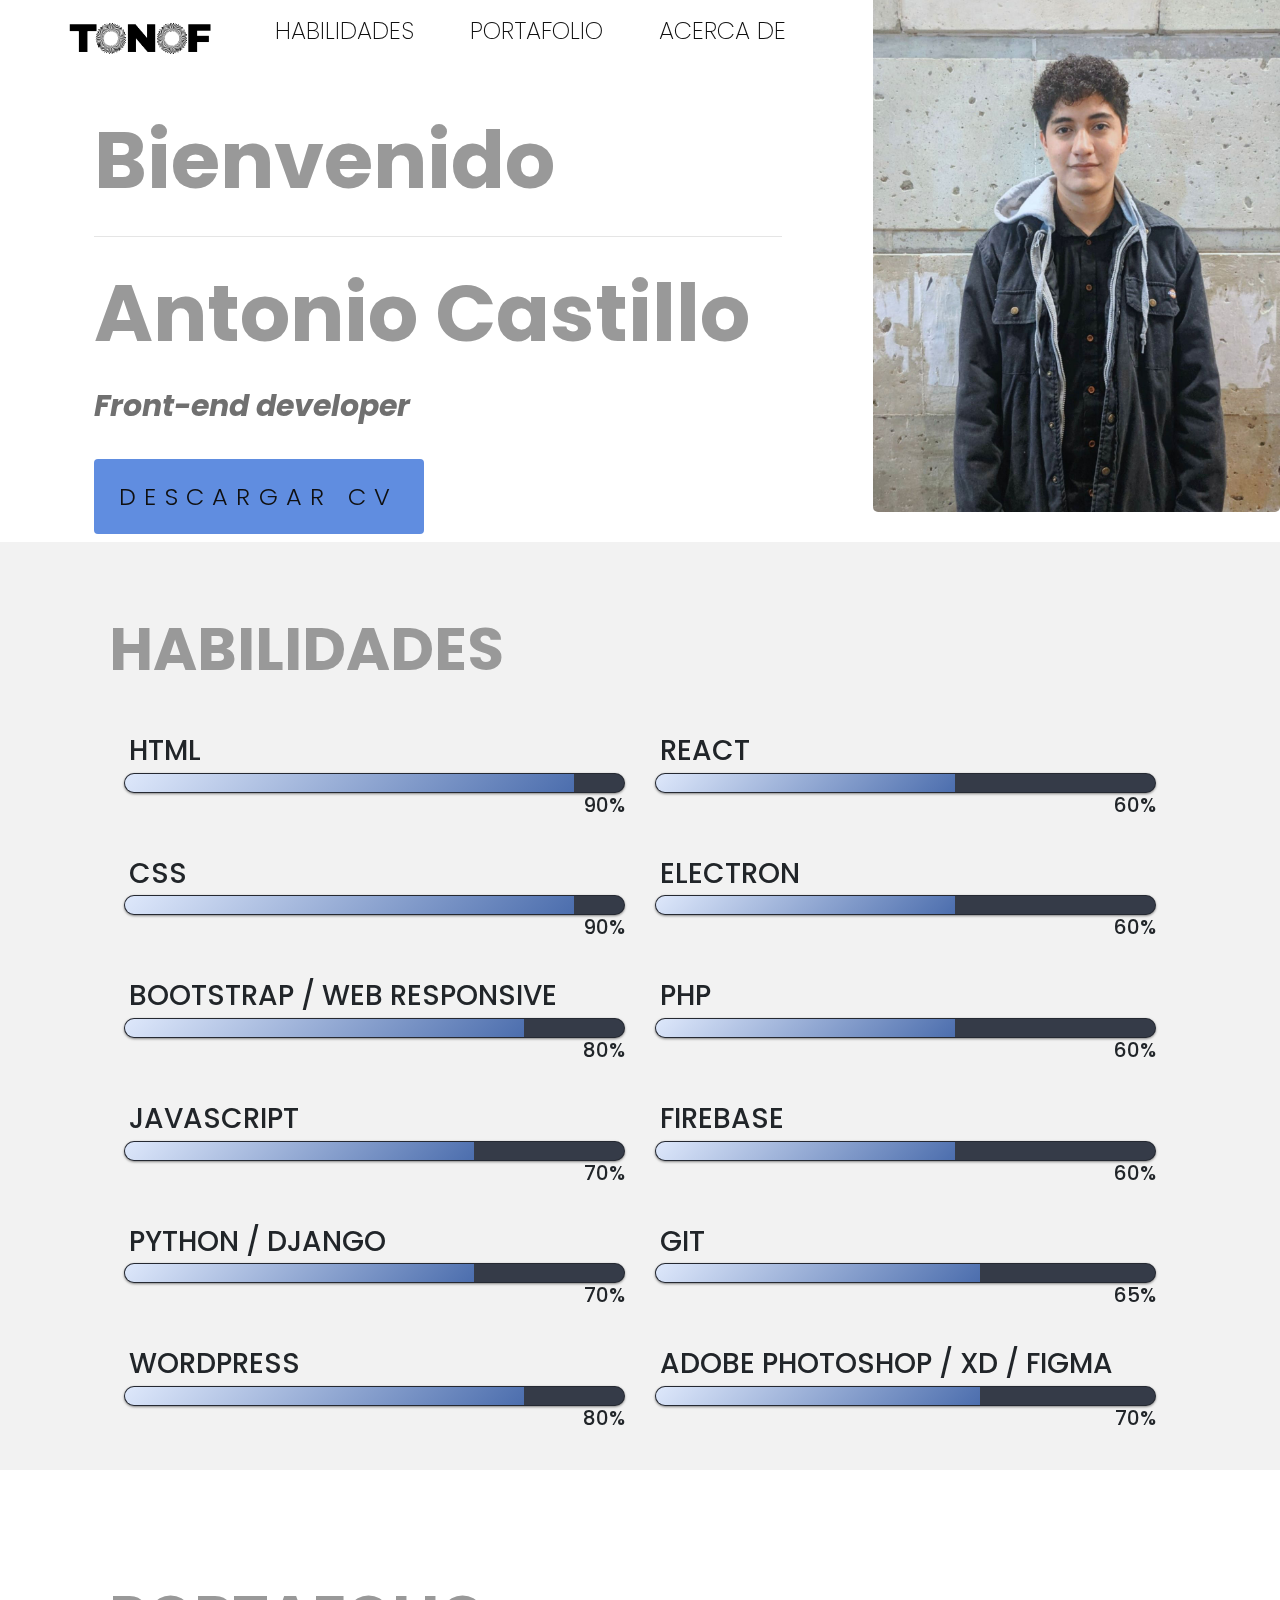
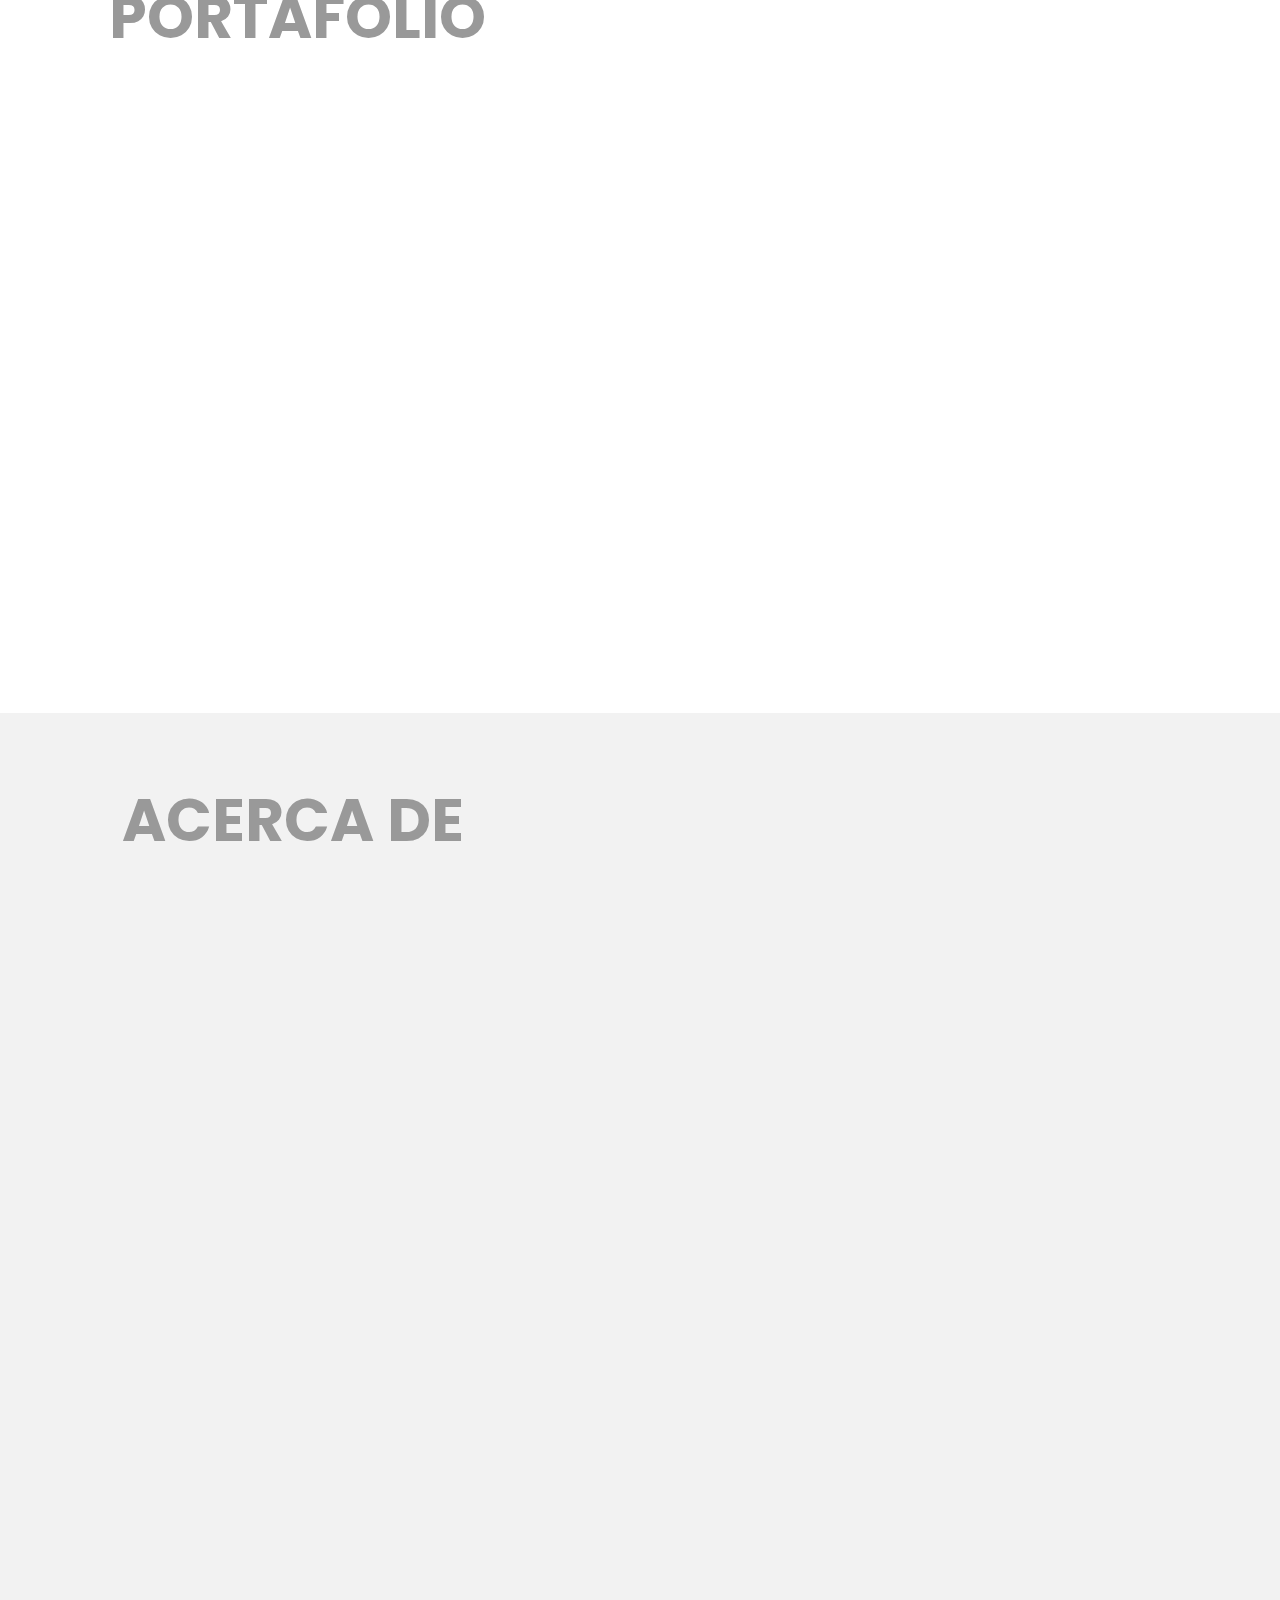
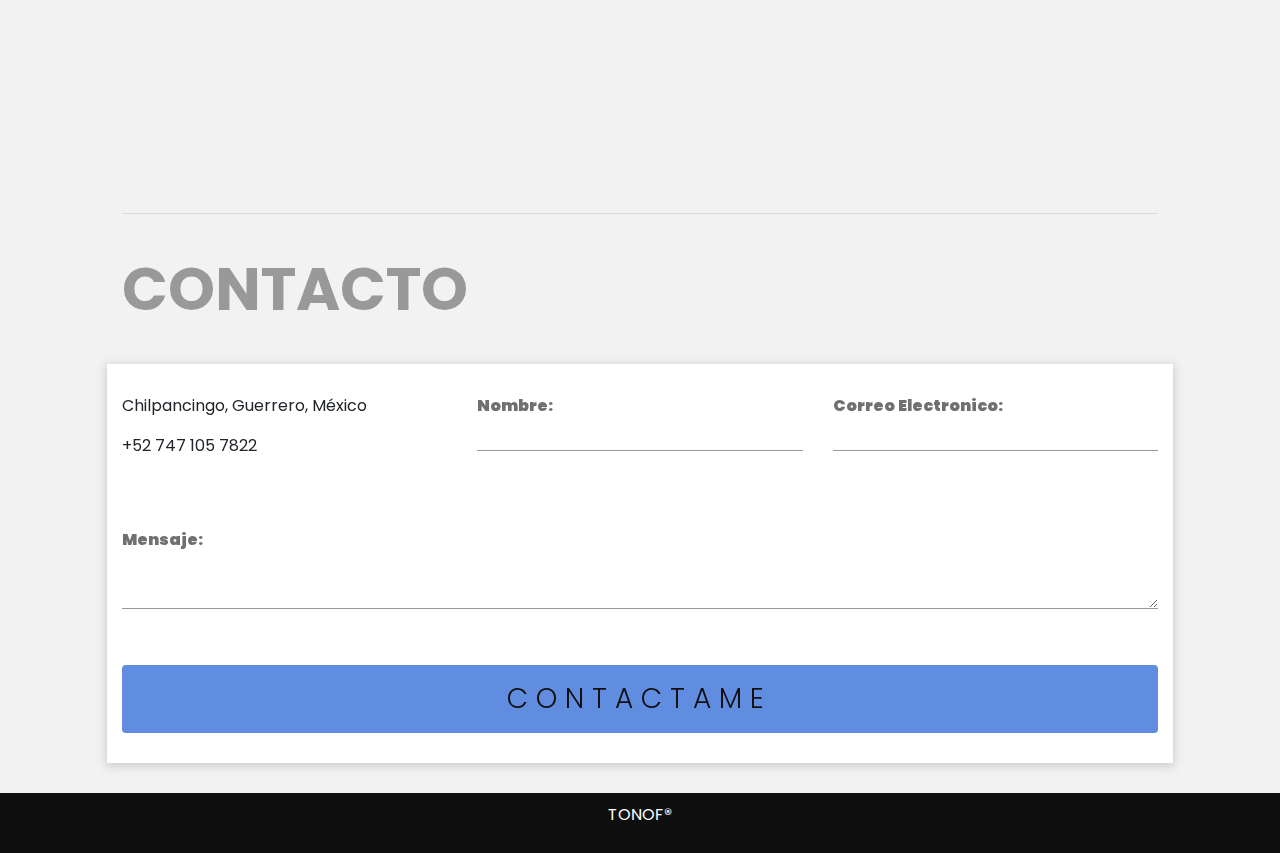
<file: index.html>
<!DOCTYPE html>
<html lang="es">
<head>
	<meta charset="UTF-8">
	<meta name="viewport"
		content="width=device-width, user-scalable=no, initial-scale=1.0, maximum-scale=1.0, minimum-scale=1.0">
	<link
		href="https://fonts.googleapis.com/css2?family=Poppins:ital,wght@0,100;0,200;0,300;0,400;0,500;0,600;0,700;0,800;0,900;1,400;1,700&display=swap" rel="stylesheet">
	<link href="https://unpkg.com/aos@2.3.1/dist/aos.css" rel="stylesheet">
	<link rel="preconnect" href="https://fonts.googleapis.com">
	<link rel="preconnect" href="https://fonts.gstatic.com" crossorigin>
	<link rel="stylesheet" href="https://use.fontawesome.com/releases/v5.8.1/css/all.css" integrity="sha384-50oBUHEmvpQ+1lW4y57PTFmhCaXp0ML5d60M1M7uH2+nqUivzIebhndOJK28anvf" crossorigin="anonymous">
	<link rel="stylesheet" href="css/b4/bootstrap.min.css">
	<link rel="stylesheet" href="css/pushbar.css">
	<link rel="stylesheet" href="css/estilos.css">
	<link rel="shortcut icon" href="img/triangulo.png">
	<title>Portafolio | Tonof</title>
</head>

<body id="inicio">
	<!--=====================================
	HEADER
	======================================-->
	<header id="top">
		<div class="row align-items-center">
			<div class="col-xl-2 col-md-3 col-sm-8 col-5 d-flex">
				<a href=""><img src="img/LogoTonof.png"></a>
			</div>
			<nav class="col-xl-6 col-md-9 col-sm-12 col-0 d-flex justify-content-center">
				<ul class="menu">
					<li><a class="nav-link" href="#skill">HABILIDADES</a></li>
					<li><a class="nav-link" href="#portafolio">PORTAFOLIO</a></li>
					<li><a class="nav-link" href="#acerca-de">ACERCA DE</a></li>
					<!-- <li><a class="nav-link" href="#contacto">CONTACTO</a></li> -->
				</ul>
			</nav>
			<div class="col-sm-12 col-4">
				<button class="btn-menu btn-block" data-pushbar-target="pushbar-menu"><i
						class="fas fa-bars"></i></button>
			</div>
		</div>
	</header>

	<!--=====================================
	BIENVENIDA
	======================================-->
	<section class="bienvenida">
		<div class="row">
			<div class="col-1 espacio-blanco"></div>
			<div class="col-md-7 col-12 bienvenidaTxt">
				<h1>Bienvenido</h1>
				<hr>
				<h1>Antonio Castillo</h1>
				<h3>Front-end developer</h3>
				<input class="btn" type="button" data-aos="flip-up" data-aos-duration="2000"
					onclick="window.open('https://tonof.netlify.app/cv.pdf')" value="Descargar CV">
				<a href="./cv.pdf"></a>
			</div>
			<div class="col-md-4 col-12 perfil ">
				<img src="img/perfilB.jpg" class="img-fluid">
			</div>
		</div>
	</section>

	<!--=====================================
	SKILLS
	======================================-->
	<section class="skill_seccion" id="skill">
		<div class='row'>
			<div class="col-1 espacio-blanco "></div>
			<div class="col-md-10 col-12">
				<h1>HABILIDADES</h1>
				<div class="skills">
					<div class="col-sm-6 col-12 skill">
						<li>
							<h3>html</h3>
							<span class="bar"><span class="html"></span></span>
							<h5>90%</h5>
						</li>
						<li>
							<h3>css</h3>
							<span class="bar"><span class="css"></span></span>
							<h5>90%</h5>
						</li>
						<li>
							<h3>bootstrap / web responsive</h3>
							<span class="bar"><span class="bootstrap"></span></span>
							<h5>80%</h5>
						</li>
						<li>
							<h3>javascript</h3>
							<span class="bar"><span class="javascript"></span></span>
							<h5>70%</h5>
						</li>

						<li>
							<h3>python / DJango</h3>
							<span class="bar"><span class="python"></span></span>
							<h5>70%</h5>
						</li>
						<li>
							<h3>wordpress</h3>
							<span class="bar"><span class="wordpress"></span></span>
							<h5>80%</h5>
						</li>
					</div>
					<div class="col-sm-6 col-12 skill">
						<li>
							<h3>react</h3>
							<span class="bar"><span class="react"></span></span>
							<h5>60%</h5>
						</li>
						<li>
							<h3>electron</h3>
							<span class="bar"><span class="electron"></span></span>
							<h5>60%</h5>
						</li>
						<li>
							<h3>php</h3>
							<span class="bar"><span class="php"></span></span>
							<h5>60%</h5>
						</li>
						<li>
							<h3>firebase</h3>
							<span class="bar"><span class="firebase"></span></span>
							<h5>60%</h5>
						</li>
						<li>
							<h3>Git</h3>
							<span class="bar"><span class="git"></span></span>
							<h5>65%</h5>
						</li>
						<li>
							<h3>adobe photoshop / XD / Figma</h3>
							<span class="bar"><span class="adobe"></span></span>
							<h5>70%</h5>
						</li>
					</div>
				</div>


			</div>
			<div class="col-1 espacio-blanco"></div>
		</div>
	</section>
	<!--=====================================
	PORTAFOLIO
	======================================-->
	<section class="portafolio" id="portafolio">
		<div class='row'>
			<div class="col-1 espacio-blanco"></div>
			<div class="col-md-10 col-12"><h1>PORTAFOLIO</h1></div>
			<div class="col-1 espacio-blanco"></div>
		</div>
		<div class="cards">
			<div class="row">
				<div class='col-sm-12 col-md-6 col-lg-4 '  data-aos="zoom-in-down" data-aos-duration="1200">
					<div class="card">
						<img src="./img/libreria.jpg">
						<div class="card-text">
							<div class="contents">
								<h3>Libreria</h3>
								<p>Propotipo responsive de tienda online </p>
								<div class="tools">
									<i class="fab fa-html5" style="color: #e85226;"></i>
									<i class="fab fa-sass" style="color: #c46494;"></i></i>
									<i class="fab fa-bootstrap" style="color: #7a13f7;"></i>
									<i class="fab fa-js-square" style="color: #f3db1c;"></i>
								</div>
								<input class="btn btn--block card__btn" type="button" onclick="window.open('https://tonof.000webhostapp.com/apps/Libreria/')" value="visitar">
							</div>	
						</div>
					</div>
				</div>
				<div class='col-sm-12 col-md-6 col-lg-4 'data-aos="zoom-in-down" data-aos-duration="1200">
					<div class="card">
						<img src="./img/ceesp.JPG">
						<div class="card-text">
							<div class="contents">
								<h3>CEESP</h3>
								<p>Prototipo de plataforma responsive sobre cursos online. </p>
								<div class="tools">
									<i class="fab fa-php" style="color:#7475b3;"></i>
									<i class="fab fa-sass" style="color: #c46494;"></i></i>
									<i class="fab fa-bootstrap" style="color: #7a13f7;"></i>
									<i class="fab fa-js-square" style="color: #f3db1c;"></i>
								</div>
								<input class="btn btn--block card__btn" type="button" onclick="window.open('https://tonof.000webhostapp.com/apps/CEESP/')" value="visitar">
							</div>
						</div>
					</div>
				</div>
				<div class='col-sm-12 col-md-6 col-lg-4 'data-aos="zoom-in-down" data-aos-duration="1200">
					<div class="card">
						<img src="./img/restaurante.jpg">
						<div class="card-text">
							<div class="contents">
								<h3>Cafeteria</h3>
								<p>Web sobre una cafeteria con un estilo elegante.</p>
								<div class="tools">
									<i class="fab fa-html5"  style="color: #e85226;"></i>
									<i class="fab fa-sass" style="color: #c46494;"></i>
									<i class="fab fa-bootstrap" style="color: #7a13f7;"></i>
									<i class="fab fa-js-square" style="color: #f3db1c;"></i>
								</div>
								<input class="btn btn--block card__btn" type="button" onclick="window.open('https://tonof.000webhostapp.com/apps/Restaurante/')" value="visitar">
							</div>
						</div>
					</div>
				</div>
				<div class='col-sm-12 col-md-6 col-lg-4 ' data-aos="zoom-in-down" data-aos-duration="1200">
					<div class="card">
						<img src="./img/viajes.jpg">
						<div class="card-text">
							<div class="contents">
								<h3>Viajes quality</h3>
								<p>Pagina web sobre agencia de viaje</p>
								<div class="tools">
									<i class="fab fa-wordpress" style="color: #23749c;"></i>
									<i class="fab fa-elementor" style="color: #bb3364;"></i>
									<i class="fab fa-css3-alt" style="color: #2474fc;"></i>
									<i class="fab fa-js-square" style="color: #f3db1c;"></i>
								</div>
								<input class="btn btn--block card__btn" type="button" onclick="window.open('https://viajesquality.com/')" value="visitar">
							</div>
						</div>
					</div>
				</div>
				<div class='col-sm-12 col-md-6 col-lg-4 ' data-aos="zoom-in-down" data-aos-duration="1200">
					<div class="card">
						<img src="./img/calculadora.JPG">
						<div class="card-text">
							<div class="contents">
								<h3>Calculadora</h3>
								<p>Calculadora responsive con modo noche.</p>
								<div class="tools">
									<i class="fab fa-html5"  style="color: #e85226;"></i>
									<i class="fab fa-sass" style="color: #c46494;"></i></i>
									<i class="fab fa-bootstrap" style="color: #7a13f7;"></i>
									<i class="fab fa-js-square" style="color: #f3db1c;"></i>
								</div>
								<input class="btn btn--block card__btn" type="button" onclick="window.open('https://tonofalco.github.io/calculadora/')" value="visitar">
							</div>
						</div>
					</div>
				</div>
				<div class='col-sm-12 col-md-6 col-lg-4 ' data-aos="zoom-in-down" data-aos-duration="1200">
					<div class="card">
						<img src="./img/cotizacion.jpg">
						<div class="card-text">
							<div class="contents">
									<h3>CALCULADORA DE RUTAS</h3>
									<p>calculadora funcional con API de Google Maps.</p>
									<div class="tools">
										<i class="fab fa-react" style="color: #63d9f9;"></i>
										<i class="sass fab fa-sass" style="color: #c46494;"></i>
										<i class="bs fab fa-bootstrap" style="color: #7a13f7;"></i>
									</div>
									<input disabled class="btn btn--block card__btn" type="button" value="proximamente">
							</div>
						</div>
					</div>
				</div>
			</div>
		</div>
	</section>
	<!--=====================================
	ACERCA DE
	======================================-->
	<section class="acerca-de-fondo" id="acerca-de">
		<div class="container-fluid ">

			<div class='row'>
				<div class="col-1 espacio-blanco"></div>
				<div class='col-md-10 col-12'>
					<h1>ACERCA DE</h1>
				</div>
				<div class="col-1 espacio-blanco"></div>
			</div>
			<div class="row info">
				<div class="col-1 espacio-blanco"></div>
				<div class="col-md-4 col-12 d-flex justify-content-center h-50 my-auto" data-aos="flip-right"
					data-aos-duration="2000">
					<img src="img/icono.png" class="img-fluid">
				</div>
				<div class="col-md-6 col-12" data-aos="fade-up" data-aos-duration="2000">
					<p>Ingeniero en computacion especializado en el desarrollo web Front-End en busca de oportunidades
						laborales.</p><br />
					<p>Graduado de la Universidad Autonoma de Guerrero en la facultad de ingenieria. (2020)</p><br />
					<p>Soy una persona proactiva por lo que mi formación en el area a sido totalmente autodidacta a
						traves de cursos online y estudiando documentaciones.
						Por lo que me considero una persona que le gusta aprender por sí mismo algo nuevo constantemente
						donde cada proyecto es un nuevo reto para aprender y crecer de forma profesional.</p>
					<p>Siempre estoy comprometido a entregar lo mejor de mi para entregar el mejor proyecto posible.</p>
					<br />
					<p>Muchas gracias por visitar mi portafolio personal.</p>
				</div>
				<div class="col-1 espacio-blanco"></div>
			</div>
		</div>
	</section>
	<!--=====================================
	CONTACTO
	======================================-->
	<section class="contacto-fondo" id="contacto">
		<div class="container-fluid">
			<div class="row">
				<div class="col-1 espacio-blanco"></div>
				<div class="col-md-10 col-12">
					<hr>
					<h1>CONTACTO</h1>
				</div>
				<div class="col-1 espacio-blanco"></div>
			</div>

			<div class="row">
				<div class="col-1 espacio-blanco"></div>
				<div class="col-md-10 col-12">

					<form class="row tarjeta-subfondo" name="contact" method="POST" data-netlify="true">
						<div class="col-lg-4 col-md-12 datos-personales">
							<p><i class="fas fa-map-marker-alt"></i> Chilpancingo, Guerrero, México</p>
							<p><i class="fas fa-mobile"></i> +52 747 105 7822</p>
							<div class="redes">
								<a href="https://www.facebook.com/Tono.Falco.15"><i class="fab fa-facebook fa-2x"
										style="color: #3b5998;"></i></a>
								<a href=""><i class="fab fa-twitter-square fa-2x" style="color: #00acee;"></i></a>
								<a href="https://github.com/tonofalco"><i class="fab fa-github-square fa-2x"
										style="color: #171515;"></i></a>
								<a href="https://wa.me/qr/27GTLEGLERMWJ1"><i class="fab fa-whatsapp fa-2x"
										style="color: #00bb2d;"></i></a>
							</div>
						</div>
						<div class="col-lg-4 col-md-12 caja-input">
							<p>
								<!--Nombre-->
								<label>Nombre:</label>
								<input type="text" name="fullname" class="nombre">
							</p>
						</div>
						<div class="col-lg-4 col-md-12  caja-input">
							<p>
								<!--email-->
								<label>Correo Electronico:</label>
								<input type="email" name="email" class="email">
							</p>
						</div>
						<div class="col-12 caja-input">
							<p>
								<!--Mensaje-->
								<label>Mensaje:</label>
								<textarea name="message" rows="2" class="textarea"></textarea>
							</p>
						</div>
						<div data-netlify-recaptcha="true" class=" col-12 d-flex justify-content-center my-3"></div>
						<div class="col-12"><input class="btn" type="submit" value="Contactame"></div>
					</form>
				</div>
				<div class="col-1 espacio-blanco"></div>
			</div>
		</div>
	</section>
	<!--=====================================
	FOOTER
	======================================-->
	<footer>

		<div class="footer col-12 d-flex align-items-center justify-content-center">
			<p>TONOF®</p>
		</div>

	</footer>
	<!--=====================================
	PUSHBAR MOVIL
	======================================-->
	<div data-pushbar-id="pushbar-menu" data-pushbar-direction="left" class="pushbar-menu">
		<div class="btn-cerrar">
			<button data-pushbar-close><i class="fas fa-times"></i></button>
		</div>
		<nav class="menu">
			<a class="nav-link" data-pushbar-close href="#inicio">INICIO</a>
			<a class="nav-link" data-pushbar-close href="#skill">HABILIDADES</a>
			<a class="nav-link" data-pushbar-close href="#portafolio">PORTAFOLIO</a>
			<a class="nav-link" data-pushbar-close href="#acerca-de">ACERCA DE</a>
			<a class="nav-link" data-pushbar-close href="#contacto">CONTACTO</a>
		</nav>
	</div>

	<script src="js/b4/jquery-3.3.1.min.js"></script>
	<script src="js/b4/popper.min.js"></script>
	<script src="js/b4/bootstrap.min.js"></script>
	<script src="https://unpkg.com/aos@2.3.1/dist/aos.js"></script>
	<script>AOS.init({ duration: 1000 });</script>
	<script src="js/scroll/jquery.easing.js"></script>
	<script src="js/scroll/scrollUp.js"></script>
	<script src="js/pushbar/pushbar.js"></script>
	<script src="js/General.js"></script>
	</script>
</body>

</html>
</file>
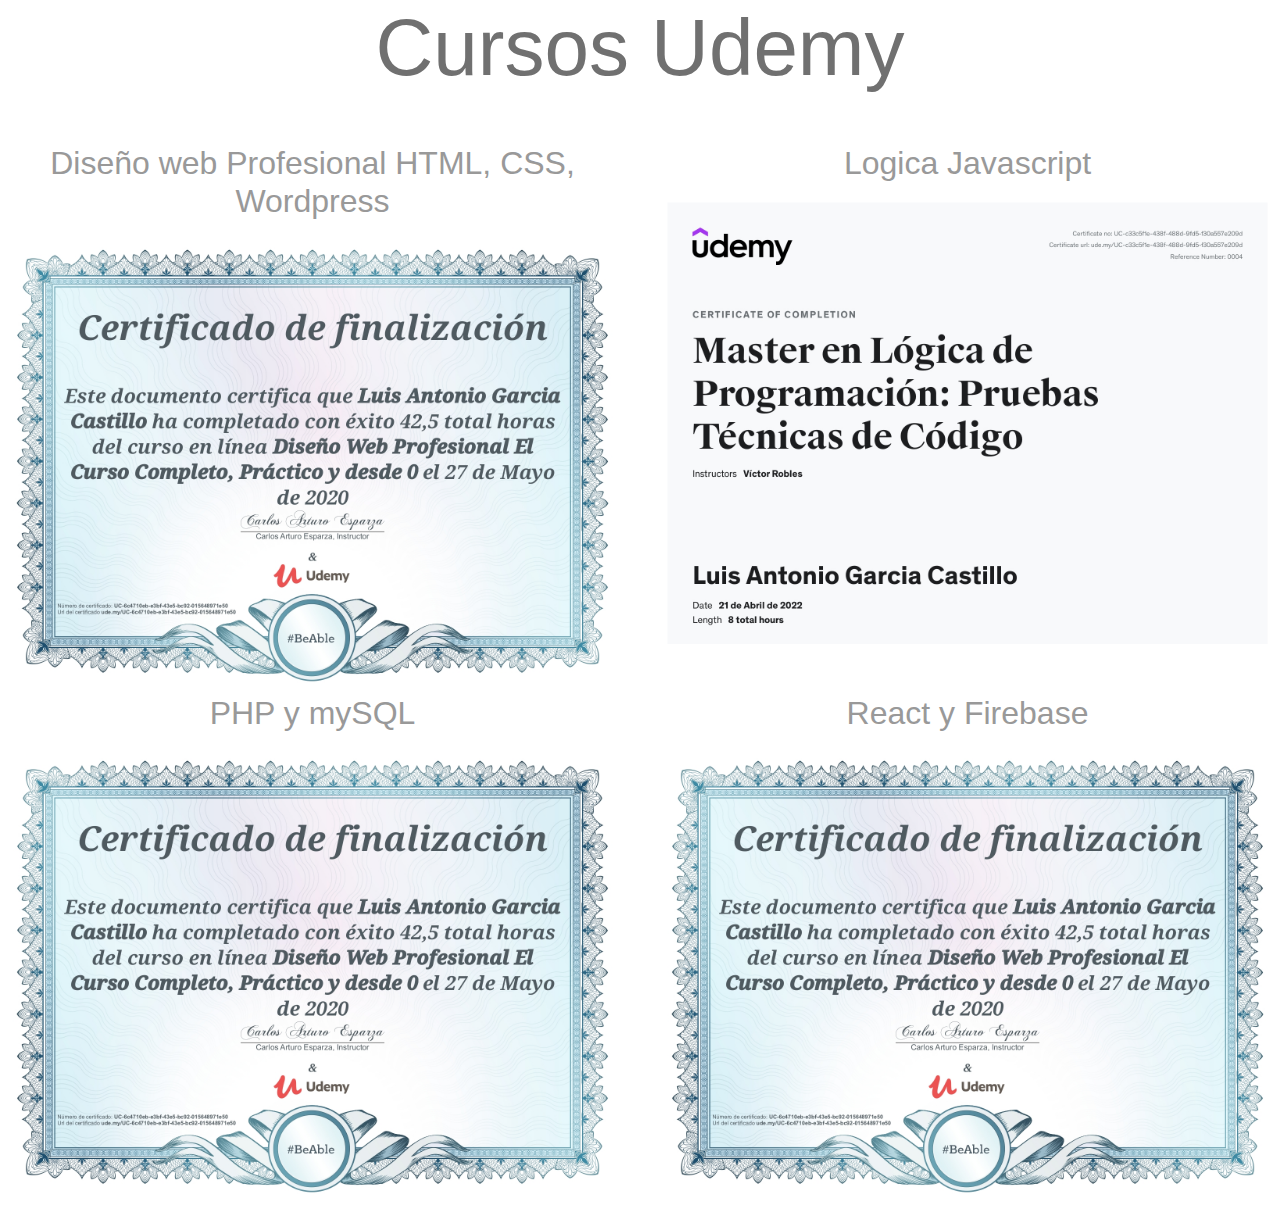
<file: diplomas.html>
<!DOCTYPE html>
<html lang="en">
<head>
    <meta charset="UTF-8">
    <meta http-equiv="X-UA-Compatible" content="IE=edge">
    <link rel="stylesheet" href="css/b4/bootstrap.min.css">
    <link rel="stylesheet" href="./css/estilos.css">
    <meta name="viewport" content="width=device-width, initial-scale=1.0">
    <title>Udemy diplomas</title>
</head>
<body>

    <style>
        h1{color: #707070; font-size: 80px;}
        h2{color: #999999;}
    </style>

    <h1 class="mb-5" style="text-align: center;">Cursos Udemy</h1>

    <div class="row">
        <div class="col-12 col-sm-6">
            <h2 style="text-align: center;">Diseño web Profesional HTML, CSS, Wordpress</h2>
            <img src="./img/diplomaDiseno.jpg" alt="diploma diseño" width="100%">
        </div>
        <div class="col-12 col-sm-6">
            <h2 style="text-align: center;">Logica Javascript</h2>
            <img src="./img/diplomaJS.jpg" alt="diploma diseño" width="100%">
        </div>
    </div>
    <div class="row">
        <div class="col-12 col-sm-6">
            <h2 style="text-align: center;">PHP y mySQL</h2>
            <img src="./img/diplomaDiseno.jpg" alt="diploma diseño" width="100%">
        </div>
        <div class="col-12 col-sm-6">
            <h2 style="text-align: center;">React y Firebase</h2>
            <img src="./img/diplomaDiseno.jpg" alt="diploma diseño" width="100%">
        </div>
    
    </div>
    

    <script src="js/b4/bootstrap.min.js"></script>
</body>

</html>
</file>
<file: css/pushbar.css>
html.pushbar_locked {
    overflow: hidden;
    -ms-touch-action: none;
    touch-action: none;
}

.pushbar_locked .pushbar_main_content.pushbar_blur {
    filter: blur(15px);
}

.pushbar_overlay {
    z-index: -999;
    position: fixed;
    width: 100%;
    height: 100%;
    top: 0;
    left: 0;
    will-change: opacity;
    transition: opacity 0.5s ease;
    opacity: 0;
    background: #3c3442;
}

html.pushbar_locked .pushbar_overlay {
    opacity: 0.8;
    z-index: 999;
}

[data-pushbar-id] {
    z-index: 1000;
    position: fixed;
    overflow-y: auto;
    will-change: transform;
    transition: transform 0.5s ease;
    background: #fff;
}

[data-pushbar-direction="left"][data-pushbar-id], [data-pushbar-direction="right"][data-pushbar-id] {
    top: 0;
    width: 256px;
    max-width: 100%;
    height: 100%;
}

[data-pushbar-direction="top"][data-pushbar-id], [data-pushbar-direction="bottom"][data-pushbar-id] {
    left: 0;
    width: 100%;
    min-height: 150px;
}

[data-pushbar-direction="left"][data-pushbar-id] {
    left: 0;
    transform: translateZ(0) translateX(-100%);
}

[data-pushbar-direction="right"][data-pushbar-id] {
    right: 0;
    transform: translateZ(0) translateX(100%);
}

[data-pushbar-direction="top"][data-pushbar-id] {
    top: 0;
    transform: translateZ(0) translateY(-100%);
}

[data-pushbar-direction="bottom"][data-pushbar-id] {
    bottom: 0;
    transform: translateZ(0) translateY(100%);
}

[data-pushbar-id].opened {
    display: block;
    transform: translateX(0px) translateY(0px);
}
</file>
<file: css/estilos.css>
*{font-family:'Poppins', sans-serif;margin:0px;padding:0px}body{overflow-x:hidden}#skill,#portafolio,#acerca-de{padding-top:2.5%}header{height:auto;position:fixed;padding-bottom:0.5%;-webkit-transition:0.5s;transition:0.5s;width:100%;z-index:99}header a img{padding:auto;width:150%}nav ul li{display:inline-block;margin:15px px 0px 8px;padding:5px 10px}nav ul li a{color:#0f0f0f;font:200 24px "poppins";text-decoration:none;text-transform:uppercase}nav ul li a:hover{color:#608DE0;text-decoration:none}.btn-menu{border:1px solid #000;background:transparent;cursor:pointer;display:none;font-size:28px;height:55px;margin-top:10px;-webkit-transition:.3s ease all;transition:.3s ease all;width:55px}.btn-menu:hover{color:#0c0a0ak}.bienvenidaTxt{margin-top:100px;margin-bottom:-40px;padding:0px}.bienvenidaTxt hr{width:90%}.bienvenidaTxt h1{border:0;color:#999;font:700 80px "poppins"}.bienvenidaTxt h3{color:#707070;font:700 italic 30px "poppins";margin:10px 0px 30px 0px}.bienvenidaTxt .btn{background:#608DE0;border:0;color:#0f0f0f;font:300 24px "poppins";letter-spacing:8.3px;padding:20px 25px;-webkit-transition:all 1s ease;transition:all 1s ease;text-transform:uppercase}.bienvenidaTxt .btn:hover{-webkit-box-shadow:0 4px 12px #a7a0ce;box-shadow:0 4px 12px #a7a0ce;background:#4B6DAD;color:#f2f2f2 !important}.perfil{bottom:30px}.perfil img{border-radius:5px;height:100%;margin:0px;width:100%}.skills{display:-webkit-box;display:-ms-flexbox;display:flex}.skill_seccion{background-color:#f2f2f2;list-style:none;text-transform:uppercase}.skill_seccion h1{color:#999;font:700 60px "poppins";margin:30px 0px 0px 0px}.skill_seccion h3{margin:5px}.skill_seccion h5{text-align:right}.skill_seccion li{margin:40px 0px;padding:0px}.skill_seccion .bar{background:#353b48;border:1px solid rgba(0,0,0,0.3);border-radius:10px;-webkit-box-shadow:0 1px 3px rgba(0,0,0,0.25),0 1px 2px rgba(0,0,0,0.24);box-shadow:0 1px 3px rgba(0,0,0,0.25),0 1px 2px rgba(0,0,0,0.24);display:block;height:20px;overflow:hidden;-webkit-transition:all 0.3s cubic-bezier(0.25, 0.8, 0.25, 1);transition:all 0.3s cubic-bezier(0.25, 0.8, 0.25, 1)}.skill_seccion .bar span{background:linear-gradient(135deg, #dee8fb 0%, #4b6dad 100%);float:left;height:20px}.skill_seccion .bar:hover{-webkit-box-shadow:0 14px 28px rgba(0,0,0,0.25),0 10px 10px rgba(0,0,0,0.2);box-shadow:0 14px 28px rgba(0,0,0,0.25),0 10px 10px rgba(0,0,0,0.2)}.skill_seccion .bar .adobe{-webkit-animation:sesentaYcinco 3s;animation:sesentaYcinco 3s;width:65%}.skill_seccion .bar .bootstrap{-webkit-animation:ochenta 3s;animation:ochenta 3s;width:80%}.skill_seccion .bar .css{-webkit-animation:noventa 3s;animation:noventa 3s;width:90%}.skill_seccion .bar .electron{-webkit-animation:sesenta 3s;animation:sesenta 3s;width:60%}.skill_seccion .bar .firebase{-webkit-animation:sesenta 3s;animation:sesenta 3s;width:60%}.skill_seccion .bar .html{-webkit-animation:noventa 3s;animation:noventa 3s;width:90%}.skill_seccion .bar .javascript{-webkit-animation:setenta 3s;animation:setenta 3s;width:70%}.skill_seccion .bar .php{-webkit-animation:sesenta 3s;animation:sesenta 3s;width:60%}.skill_seccion .bar .python{-webkit-animation:setenta 3s;animation:setenta 3s;width:70%}.skill_seccion .bar .react{-webkit-animation:sesenta 3s;animation:sesenta 3s;width:60%}.skill_seccion .bar .git{-webkit-animation:sesentaYcinco 3s;animation:sesentaYcinco 3s;width:65%}.skill_seccion .bar .wordpress{-webkit-animation:ochenta 3s;animation:ochenta 3s;width:80%}@-webkit-keyframes noventa{0%{width:0%}100%{width:90%}}@keyframes noventa{0%{width:0%}100%{width:90%}}@-webkit-keyframes ochenta{0%{width:0%}100%{width:80%}}@keyframes ochenta{0%{width:0%}100%{width:80%}}@-webkit-keyframes setenta{0%{width:0%}100%{width:70%}}@keyframes setenta{0%{width:0%}100%{width:70%}}@-webkit-keyframes sesentaYcinco{0%{width:0%}100%{width:65%}}@keyframes sesentaYcinco{0%{width:0%}100%{width:65%}}@-webkit-keyframes sesenta{0%{width:0%}100%{width:60%}}@keyframes sesenta{0%{width:0%}100%{width:60%}}.portafolio{margin-top:40px}.portafolio h1{color:#999;font:700 60px "poppins";margin:30px 0px}.cards{margin:0px 100px;margin-bottom:50px}.card{-webkit-box-shadow:0px 10px 30px -1px rgba(0,0,0,0.25);box-shadow:0px 10px 30px -1px rgba(0,0,0,0.25);margin-bottom:30px;overflow:hidden;border-radius:5px}.card img{opacity:0.95}.card .card-text{position:absolute;top:0;left:0;width:100%;height:110%;display:-webkit-box;display:-ms-flexbox;display:flex;-webkit-box-orient:vertical;-webkit-box-direction:normal;-ms-flex-direction:column;flex-direction:column;-webkit-box-pack:center;-ms-flex-pack:center;justify-content:center;-webkit-box-align:center;-ms-flex-align:center;align-items:center;text-align:center}.card .card-text .contents{z-index:1;-webkit-transition:0.5s;transition:0.5s;-webkit-transform:translateX(-800px);transform:translateX(-800px);margin:5px 14px}.card .card-text .contents h3{font-size:1.8em;text-transform:uppercase;letter-spacing:1px}.card .card-text .contents p{font-size:1em;line-height:1.4em;font-weight:300}.card .card-text .contents .btn{border:1px solid #cccccc;width:250px}.card .card-text .contents .btn:hover{background:#608DE0;color:#f2f2f2;-webkit-transition:1s !important;transition:1s !important}.card .card-text .contents .tools{font-size:2.4em}.card .card-text:hover .contents{-webkit-transform:translateX(0px);transform:translateX(0px)}.card .card-text::before{content:'';position:absolute;top:0;left:0;width:100%;height:110%;background:#fff;-webkit-transform:scaleY(0);transform:scaleY(0);-webkit-transition:-webkit-transform 0.5s ease-in-out;transition:-webkit-transform 0.5s ease-in-out;transition:transform 0.5s ease-in-out;transition:transform 0.5s ease-in-out, -webkit-transform 0.5s ease-in-out;-webkit-transform-origin:bottom;transform-origin:bottom}.card:hover .card-text::before{-webkit-transform:scaleY(1);transform:scaleY(1);-webkit-transition:-webkit-transform 0.5s ease-in-out;transition:-webkit-transform 0.5s ease-in-out;transition:transform 0.5s ease-in-out;transition:transform 0.5s ease-in-out, -webkit-transform 0.5s ease-in-out;-webkit-transform-origin:bottom;transform-origin:bottom}.acerca-de-fondo{background-color:#f2f2f2}.acerca-de-fondo .info{padding:60px 0px}.acerca-de-fondo h1{font:700 60px "poppins";color:#999;margin:30px 0px}.acerca-de-fondo p{text-align:justify;font-size:22px;font-weight:300;font-style:italic;line-height:40px;color:#0f0f0f}.acerca-de-fondo img{width:80%;-webkit-animation:move_img 4s ease-in-out infinite;animation:move_img 4s ease-in-out infinite}@-webkit-keyframes move_img{0%{-webkit-transform:translateY(10px);transform:translateY(10px)}25%{-webkit-transform:translateY(-10px);transform:translateY(-10px)}100%{-webkit-transform:translateY(10px);transform:translateY(10px)}}@keyframes move_img{0%{-webkit-transform:translateY(10px);transform:translateY(10px)}25%{-webkit-transform:translateY(-10px);transform:translateY(-10px)}100%{-webkit-transform:translateY(10px);transform:translateY(10px)}}.contacto-fondo{background:#f2f2f2;padding:30px 0px}.contacto-fondo h1{font:700 60px "poppins";color:#999;margin:30px 0px}.contacto-fondo .datos-personales{margin-bottom:30px}.contacto-fondo .tarjeta-subfondo{background:#fff;padding:30px 0px;-webkit-box-shadow:0px 2px 9px 1px rgba(112,112,112,0.3);box-shadow:0px 2px 9px 1px rgba(112,112,112,0.3)}.contacto-fondo .btn{font-weight:300;font-size:28px;color:#0f0f0f;background:#608DE0;border:0;padding:13px 28px;text-align:center;text-transform:uppercase;-webkit-transition:all 1s ease;transition:all 1s ease;width:100%;letter-spacing:8px}.contacto-fondo .btn:hover{-webkit-box-shadow:0 4px 12px #a7a0ce;box-shadow:0 4px 12px #a7a0ce;background:#4B6DAD;color:#f2f2f2 !important}.caja-input p label{font-weight:900;color:#707070}.nombre,.email,.textarea{width:100%;font-weight:300;border:none;background:none;outline:0;color:#707070;border-bottom:1px solid #999}.redes i{margin-right:10px}.redes i:hover{opacity:0.7}.footer{height:60px;color:#FFFFFF;background:#0f0f0f}#scrollUp{bottom:20px;right:20px;width:50px;height:50px;background:url(../img/flecha.jpg)}.pushbar-menu{background:#0f0f0f;color:#fff;padding:20px}.pushbar-menu .btn-cerrar{text-align:right}.pushbar-menu .btn-cerrar button{background:none;color:#808080;border:none;cursor:pointer;font-size:20px}.pushbar-menu a{display:block;color:#aaa;padding:20px 0px;border-bottom:1px solid rgba(112,112,112,0.6);font-weight:300;font-size:18px;-webkit-transition:.3s ease color;transition:.3s ease color}@media only screen and (max-width: 1200px){.bienvenidaTxt,.perfil{margin-top:100px}}@media only screen and (max-width: 992px){.perfil img{width:100%;height:95%}}@media only screen and (max-width: 768px){.espacio-blanco{display:none}.skill_seccion h1,.portafolio h1,.acerca-de-fondo h1,.contacto-fondo h1{margin-left:15px}.nav{margin-bottom:0px}.bienvenida{-webkit-box-pack:center;-ms-flex-pack:center;justify-content:center;margin-bottom:0px;margin-top:0px;text-align:center}.bienvenida hr{margin-left:10%;width:80%}.bienvenida h3{font-size:24px}.bienvenida .bienvenidaTxt{margin-top:200px;margin-bottom:80px}.bienvenida .bienvenidaTxt h1{font:700 60px "poppins"}.bienvenida .bienvenidaTxt h3{font:700 italic 20px "poppins"}.bienvenida .perfil{margin-top:0px;bottom:0px}.bienvenida .perfil img{width:85%;height:90%}.cards{margin:0px 50px}.acerca-de-fondo .info{padding:0px}.acerca-de-fondo .info img{width:35%;padding-bottom:15px}#skill,#portafolio,#acerca-de{padding-top:25%}}@media only screen and (max-width: 576px){header a img{margin-top:10px;margin-left:-30px;width:170%;-ms-flex-item-align:end;-ms-grid-row-align:end;align-self:end}#skill,#portafolio,#acerca-de{padding-top:15%}.bienvenida .bienvenidaTxt{margin-top:100px}.skill_seccion h1,.portafolio h1,.acerca-de-fondo h1,.contacto-fondo h1{text-align:center;margin-left:0px}nav ul li{display:none}.btn-menu{display:inline-block;position:absolute;left:225%;bottom:20px}.skills{display:block}.cards{margin:0px 25px}}@media only screen and (max-width: 378px){.skill_seccion h1,.portafolio h1,.acerca-de-fondo h1,.contacto-fondo h1{font:700 40px "poppins"}.bienvenidaTxt h1{font:700 10px "poppins"}.btn-menu{display:inline-block;position:absolute;left:225%;bottom:10px}}
/*# sourceMappingURL=estilos.css.map */
</file>
